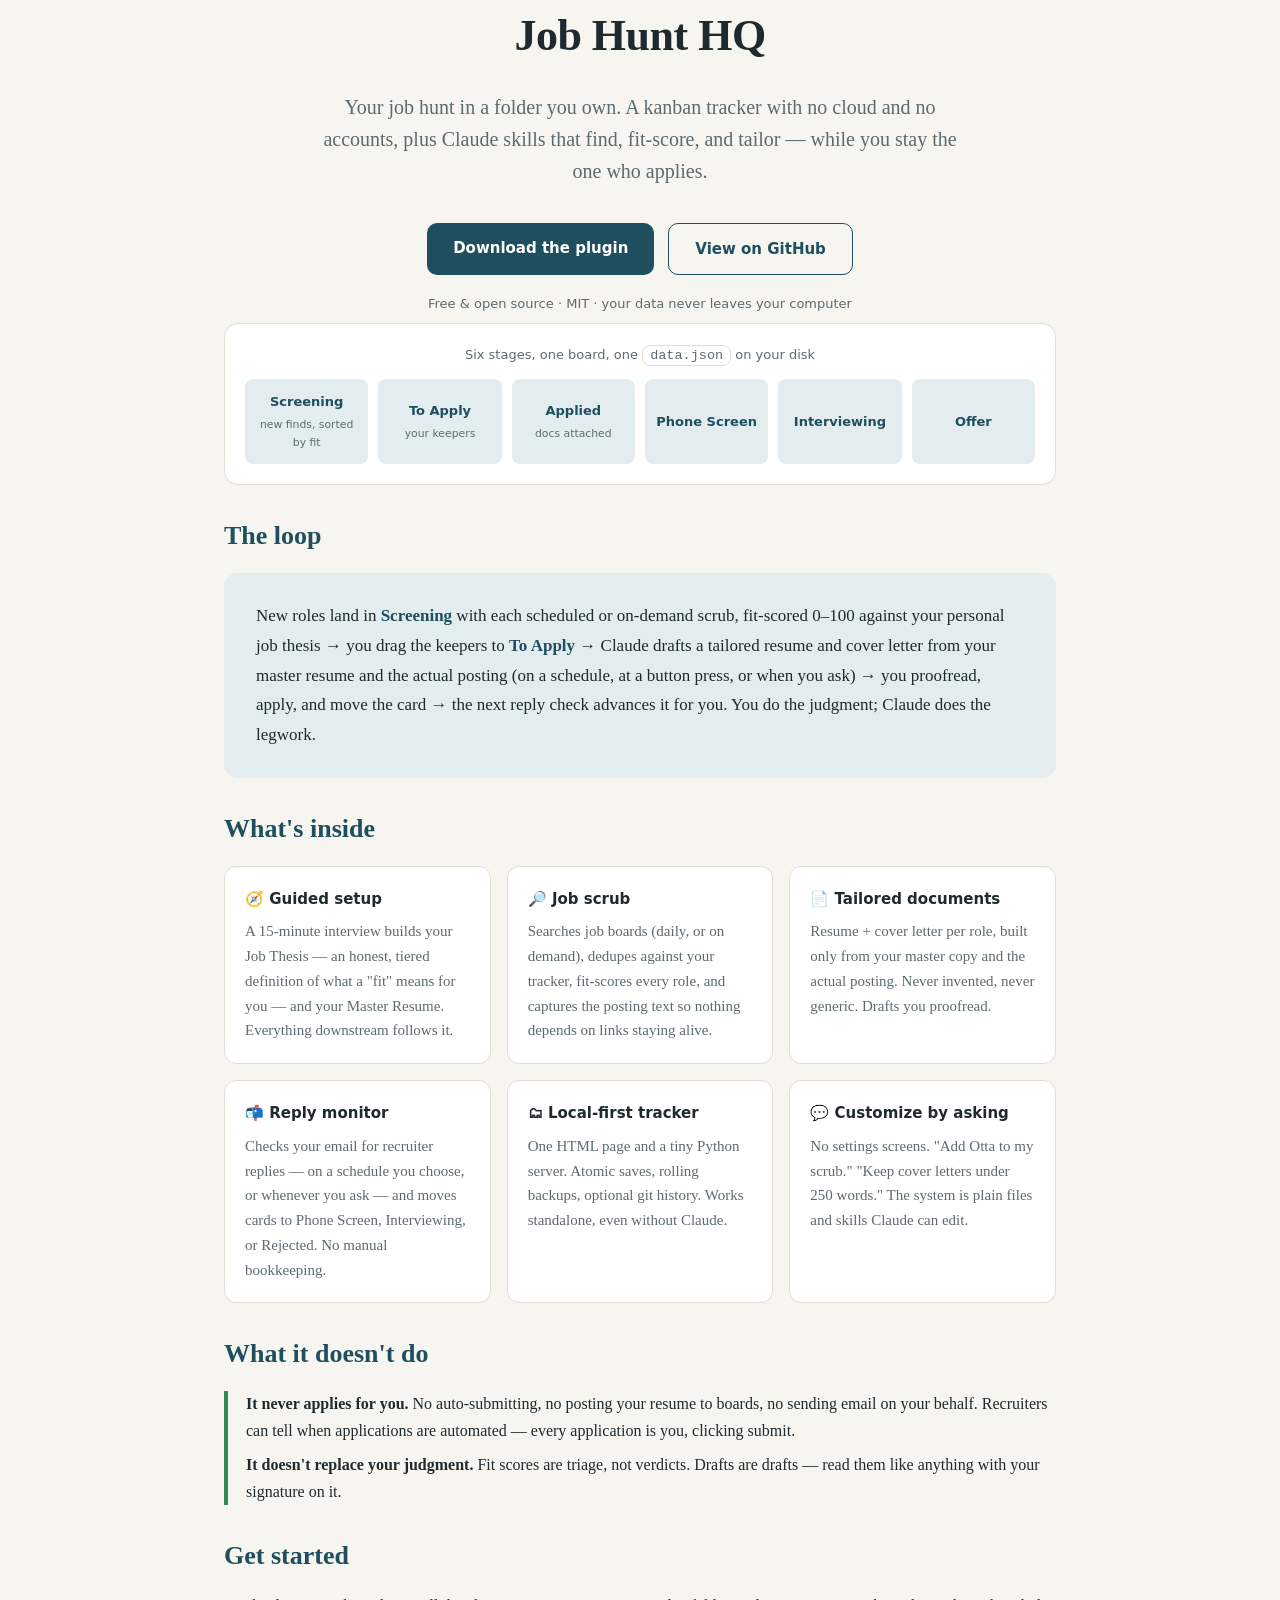
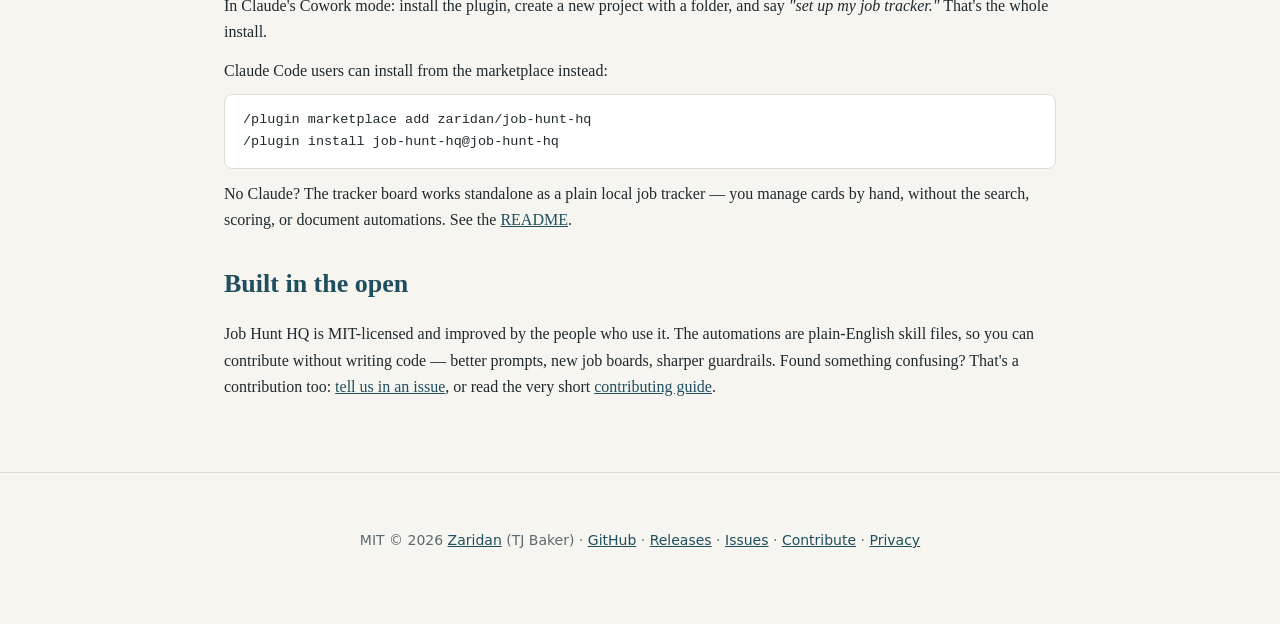
<file: docs/index.html>
<!doctype html>
<html lang="en">
<head>
<meta charset="utf-8">
<meta name="viewport" content="width=device-width, initial-scale=1">
<title>Job Hunt HQ — a local-first job-hunt system for Claude</title>
<meta name="description" content="A kanban job tracker that lives in a folder you own, plus Claude skills that find, fit-score, and tailor. Never auto-applies. Free and open source (MIT).">
<meta property="og:title" content="Job Hunt HQ">
<meta property="og:description" content="Your job hunt in a folder you own. Claude does the legwork; you stay the one who applies.">
<style>
:root{
  --bg:#f7f5f0;--card:#ffffff;--ink:#1f2a2e;--muted:#5c6b70;--accent:#1F4E5F;
  --accent-soft:#e3edf0;--border:#e2ddd2;--good:#2e8b57;
}
@media (prefers-color-scheme:dark){
  :root{--bg:#14181a;--card:#1d2326;--ink:#e8e4da;--muted:#9aa7ac;--accent:#7fb3c4;
  --accent-soft:#22323a;--border:#2c3438;--good:#5fbd8b;}
}
*{box-sizing:border-box;margin:0}
body{font-family:Georgia,'Times New Roman',serif;background:var(--bg);color:var(--ink);line-height:1.65}
.wrap{max-width:880px;margin:0 auto;padding:0 24px}
header{padding:96px 0 20px;text-align:center}
h1{font-size:44px;letter-spacing:-.5px}
.tag{font-size:20px;color:var(--muted);max-width:640px;margin:18px auto 0;line-height:1.6}
.cta{margin-top:36px;display:flex;gap:14px;justify-content:center;flex-wrap:wrap}
.btn{display:inline-block;padding:13px 26px;border-radius:10px;text-decoration:none;
  font-family:system-ui,sans-serif;font-size:15px;font-weight:600}
.btn-primary{background:var(--accent);color:#fff}
.btn-ghost{border:1.5px solid var(--accent);color:var(--accent)}
.notice{font-family:system-ui,sans-serif;font-size:13px;color:var(--muted);margin-top:14px}
section{padding:68px 0 12px}
header + section{padding-top:32px}
h2{font-size:26px;margin:30px 0 15px 0;color:var(--accent)}
.grid{display:grid;grid-template-columns:repeat(auto-fit,minmax(240px,1fr));gap:16px}
.card{background:var(--card);border:1px solid var(--border);border-radius:12px;padding:20px}
.card h3{font-family:system-ui,sans-serif;font-size:15px;margin-bottom:8px}
.card p{font-size:15px;color:var(--muted)}
.loop{background:var(--accent-soft);border-radius:14px;padding:28px 32px;font-size:17px;line-height:1.75}
.loop b{color:var(--accent)}
code,pre{font-family:ui-monospace,'SF Mono',Menlo,monospace;font-size:13.5px;
  background:var(--card);border:1px solid var(--border);border-radius:8px}
code{padding:2px 7px}
pre{padding:14px 18px;overflow-x:auto;margin-top:10px}
.dont{border-left:4px solid var(--good);padding-left:18px;margin:10px 0}
.dont p{margin:8px 0;font-size:16px}
footer{padding:56px 0 72px;text-align:center;color:var(--muted);font-family:system-ui,sans-serif;font-size:14px;border-top:1px solid var(--border);margin-top:72px}
footer a{color:var(--accent)}
.shot{margin-top:8px;background:var(--card);border:1px solid var(--border);border-radius:14px;padding:20px;
  font-family:system-ui,sans-serif;font-size:13px;color:var(--muted);text-align:center}
.cols{display:flex;gap:10px;margin-top:12px;flex-wrap:wrap}
.col{flex:1;min-width:96px;background:var(--accent-soft);border-radius:8px;padding:12px 8px;font-weight:600;color:var(--accent);display:flex;flex-direction:column;justify-content:center}
.col small{display:block;font-weight:400;color:var(--muted);margin-top:4px}
</style>
</head>
<body>

<header class="wrap">
  <h1>Job Hunt HQ</h1>
  <p class="tag">Your job hunt in a folder you own. A kanban tracker with no cloud and no accounts, plus Claude skills that find, fit-score, and tailor — while you stay the one who applies.</p>
  <div class="cta">
    <a class="btn btn-primary" href="https://github.com/zaridan/job-hunt-hq/releases/latest/download/job-hunt-hq.plugin">Download the plugin</a>
    <a class="btn btn-ghost" href="https://github.com/zaridan/job-hunt-hq">View on GitHub</a>
  </div>
  <p class="notice" style="margin-top:18px">Free &amp; open source · MIT · your data never leaves your computer</p>
</header>

<section class="wrap">
  <div class="shot">
    Six stages, one board, one <code>data.json</code> on your disk
    <div class="cols">
      <div class="col">Screening<small>new finds, sorted by fit</small></div>
      <div class="col">To Apply<small>your keepers</small></div>
      <div class="col">Applied<small>docs attached</small></div>
      <div class="col">Phone Screen</div>
      <div class="col">Interviewing</div>
      <div class="col">Offer</div>
    </div>
  </div>
</section>

<section class="wrap">
  <h2>The loop</h2>
  <div class="loop">
    New roles land in <b>Screening</b> with each scheduled or on-demand scrub, fit-scored 0–100 against your personal job thesis → you drag the keepers to <b>To Apply</b> → Claude drafts a tailored resume and cover letter from your master resume and the actual posting (on a schedule, at a button press, or when you ask) → you proofread, apply, and move the card → the next reply check advances it for you. You do the judgment; Claude does the legwork.
  </div>
</section>

<section class="wrap">
  <h2>What's inside</h2>
  <div class="grid">
    <div class="card"><h3>🧭 Guided setup</h3><p>A 15-minute interview builds your Job Thesis — an honest, tiered definition of what a "fit" means for you — and your Master Resume. Everything downstream follows it.</p></div>
    <div class="card"><h3>🔎 Job scrub</h3><p>Searches job boards (daily, or on demand), dedupes against your tracker, fit-scores every role, and captures the posting text so nothing depends on links staying alive.</p></div>
    <div class="card"><h3>📄 Tailored documents</h3><p>Resume + cover letter per role, built only from your master copy and the actual posting. Never invented, never generic. Drafts you proofread.</p></div>
    <div class="card"><h3>📬 Reply monitor</h3><p>Checks your email for recruiter replies — on a schedule you choose, or whenever you ask — and moves cards to Phone Screen, Interviewing, or Rejected. No manual bookkeeping.</p></div>
    <div class="card"><h3>🗂 Local-first tracker</h3><p>One HTML page and a tiny Python server. Atomic saves, rolling backups, optional git history. Works standalone, even without Claude.</p></div>
    <div class="card"><h3>💬 Customize by asking</h3><p>No settings screens. "Add Otta to my scrub." "Keep cover letters under 250 words." The system is plain files and skills Claude can edit.</p></div>
  </div>
</section>

<section class="wrap">
  <h2>What it doesn't do</h2>
  <div class="dont">
    <p><strong>It never applies for you.</strong> No auto-submitting, no posting your resume to boards, no sending email on your behalf. Recruiters can tell when applications are automated — every application is you, clicking submit.</p>
    <p><strong>It doesn't replace your judgment.</strong> Fit scores are triage, not verdicts. Drafts are drafts — read them like anything with your signature on it.</p>
  </div>
</section>

<section class="wrap">
  <h2>Get started</h2>
  <p>In Claude's Cowork mode: install the plugin, create a new project with a folder, and say <em>"set up my job tracker."</em> That's the whole install.</p>
  <p style="margin-top:12px">Claude Code users can install from the marketplace instead:</p>
  <pre>/plugin marketplace add zaridan/job-hunt-hq
/plugin install job-hunt-hq@job-hunt-hq</pre>
  <p style="margin-top:12px">No Claude? The tracker board works standalone as a plain local job tracker — you manage cards by hand, without the search, scoring, or document automations. See the <a href="https://github.com/zaridan/job-hunt-hq#getting-started" style="color:var(--accent)">README</a>.</p>
</section>

<section class="wrap">
  <h2>Built in the open</h2>
  <p>Job Hunt HQ is MIT-licensed and improved by the people who use it. The
  automations are plain-English skill files, so you can contribute without
  writing code — better prompts, new job boards, sharper guardrails. Found
  something confusing? That's a contribution too:
  <a href="https://github.com/zaridan/job-hunt-hq/issues" style="color:var(--accent)">tell us in an issue</a>,
  or read the very short
  <a href="https://github.com/zaridan/job-hunt-hq/blob/main/CONTRIBUTING.md" style="color:var(--accent)">contributing guide</a>.</p>
</section>

<footer>
  <div class="wrap">
    MIT © 2026 <a href="https://github.com/zaridan">Zaridan</a> (TJ Baker) ·
    <a href="https://github.com/zaridan/job-hunt-hq">GitHub</a> ·
    <a href="https://github.com/zaridan/job-hunt-hq/releases">Releases</a> ·
    <a href="https://github.com/zaridan/job-hunt-hq/issues">Issues</a> ·
    <a href="https://github.com/zaridan/job-hunt-hq/blob/main/CONTRIBUTING.md">Contribute</a> ·
    <a href="privacy.html">Privacy</a>
  </div>
</footer>

</body>
</html>
</file>
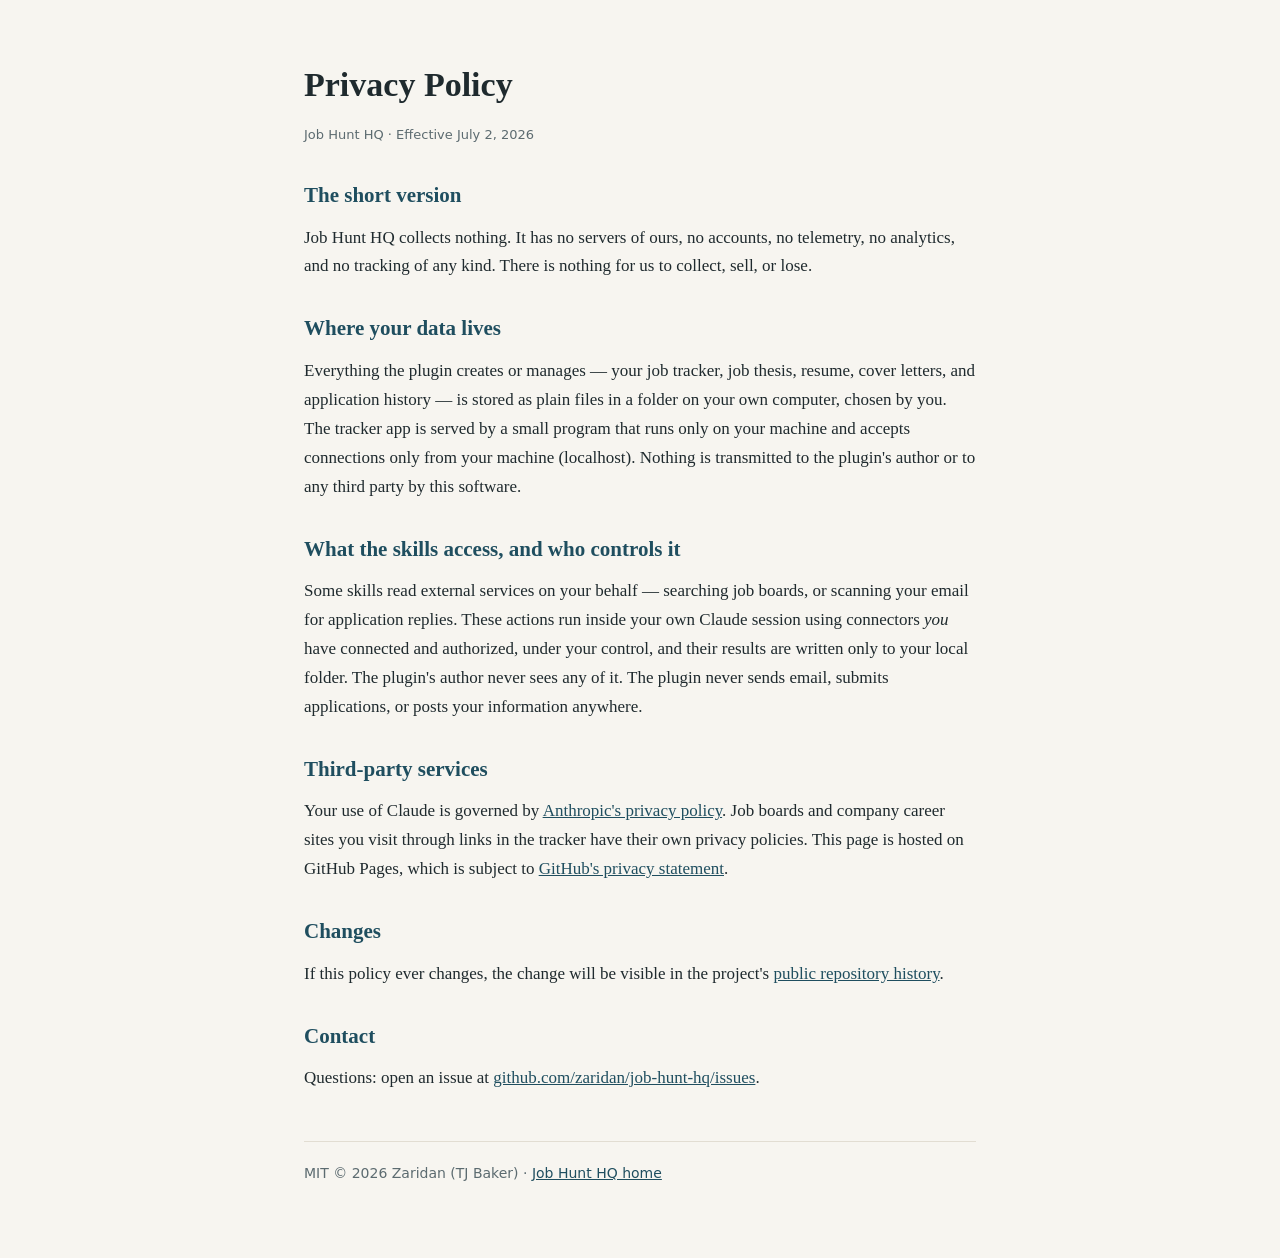
<file: docs/privacy.html>
<!doctype html>
<html lang="en">
<head>
<meta charset="utf-8">
<meta name="viewport" content="width=device-width, initial-scale=1">
<title>Privacy Policy — Job Hunt HQ</title>
<meta name="description" content="Job Hunt HQ collects no data. Everything lives in a folder on your computer.">
<style>
:root{--bg:#f7f5f0;--ink:#1f2a2e;--muted:#5c6b70;--accent:#1F4E5F;--border:#e2ddd2}
@media (prefers-color-scheme:dark){:root{--bg:#14181a;--ink:#e8e4da;--muted:#9aa7ac;--accent:#7fb3c4;--border:#2c3438}}
*{box-sizing:border-box;margin:0}
body{font-family:Georgia,'Times New Roman',serif;background:var(--bg);color:var(--ink);line-height:1.7}
.wrap{max-width:720px;margin:0 auto;padding:56px 24px 72px}
h1{font-size:34px;margin-bottom:6px}
.date{font-family:system-ui,sans-serif;font-size:13px;color:var(--muted);margin-bottom:32px}
h2{font-size:21px;color:var(--accent);margin:30px 0 10px}
p{margin:10px 0;font-size:17px}
a{color:var(--accent)}
footer{margin-top:48px;padding-top:20px;border-top:1px solid var(--border);
  font-family:system-ui,sans-serif;font-size:14px;color:var(--muted)}
</style>
</head>
<body>
<div class="wrap">
<h1>Privacy Policy</h1>
<p class="date">Job Hunt HQ · Effective July 2, 2026</p>

<h2>The short version</h2>
<p>Job Hunt HQ collects nothing. It has no servers of ours, no accounts, no
telemetry, no analytics, and no tracking of any kind. There is nothing for us
to collect, sell, or lose.</p>

<h2>Where your data lives</h2>
<p>Everything the plugin creates or manages — your job tracker, job thesis,
resume, cover letters, and application history — is stored as plain files in
a folder on your own computer, chosen by you. The tracker app is served by a
small program that runs only on your machine and accepts connections only
from your machine (localhost). Nothing is transmitted to the plugin's author
or to any third party by this software.</p>

<h2>What the skills access, and who controls it</h2>
<p>Some skills read external services on your behalf — searching job boards,
or scanning your email for application replies. These actions run inside your
own Claude session using connectors <em>you</em> have connected and
authorized, under your control, and their results are written only to your
local folder. The plugin's author never sees any of it. The plugin never
sends email, submits applications, or posts your information anywhere.</p>

<h2>Third-party services</h2>
<p>Your use of Claude is governed by
<a href="https://www.anthropic.com/legal/privacy">Anthropic's privacy policy</a>.
Job boards and company career sites you visit through links in the tracker
have their own privacy policies. This page is hosted on GitHub Pages, which
is subject to
<a href="https://docs.github.com/site-policy/privacy-policies/github-privacy-statement">GitHub's privacy statement</a>.</p>

<h2>Changes</h2>
<p>If this policy ever changes, the change will be visible in the project's
<a href="https://github.com/zaridan/job-hunt-hq">public repository history</a>.</p>

<h2>Contact</h2>
<p>Questions: open an issue at
<a href="https://github.com/zaridan/job-hunt-hq/issues">github.com/zaridan/job-hunt-hq/issues</a>.</p>

<footer>MIT © 2026 Zaridan (TJ Baker) · <a href="./">Job Hunt HQ home</a></footer>
</div>
</body>
</html>
</file>
